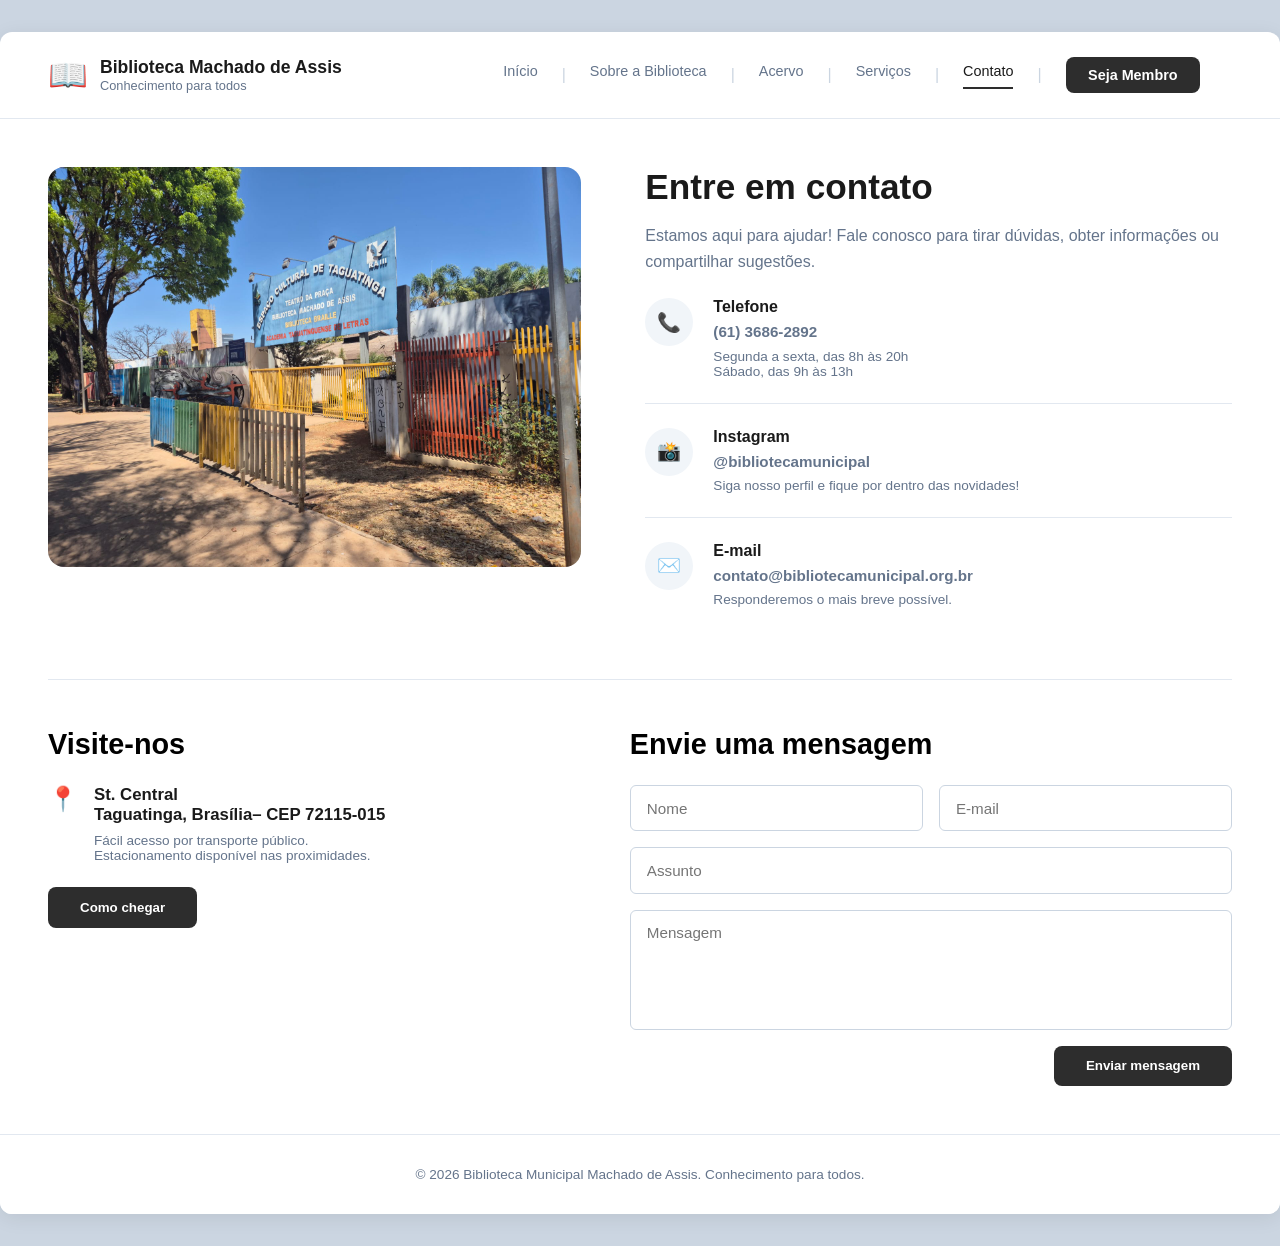
<file: contato.html>
<!DOCTYPE html>
<html lang="pt-BR">
<head>
    <meta charset="UTF-8">
    <meta name="viewport" content="width=device-width, initial-scale=1.0">
    <title>Contato - Biblioteca Municipal</title>
    <link rel="stylesheet" href="style.css">
</head>
<body>

    <div class="site-wrapper">
        <header>
            <div class="nav-container">
                <div class="logo">
                    <h1>📖</h1>
                    <div class="logo-texto">
                        <h1>Biblioteca Machado de Assis</h1>
                        <p>Conhecimento para todos</p>
                    </div>
                </div>
                <nav>
                    <ul>
                        <li><a href="index.html">Início</a></li>
                        <li><a href="sobre.html">Sobre a Biblioteca</a></li>
                        <li><a href="acervo.html">Acervo</a></li>
                        <li><a href="servicos.html">Serviços</a></li>
                        <li><a href="contato.html" class="active">Contato</a></li>
                        <li><a href="#" class="btn-membro">Seja Membro</a></li>
                    </ul>
                </nav>
            </div>
        </header>

        <main>

                <div class="grid-main">
                <div class="col-imagem">
                    <img src="WhatsApp Image 2026-07-11 at 16.40.25.jpeg" alt="WhatsApp Image 2026-07-11 at 16.40.25">
                </div>
                <div class="col-conteudo">
                    <h2>Entre em contato</h2>
                    <p>Estamos aqui para ajudar! Fale conosco para tirar dúvidas, obter informações ou compartilhar sugestões.</p>
                    
                    <div class="contato-list-grid">
                        <div class="contato-item-linha">
                            <div class="contato-icone-circulo">📞</div>
                            <div class="contato-texto-bloco">
                                <h4>Telefone</h4>
                                <p><strong>(61) 3686-2892</strong></p>
                                <span>Segunda a sexta, das 8h às 20h<br>Sábado, das 9h às 13h</span>
                            </div>
                        </div>
                        <div class="contato-item-linha">
                            <div class="contato-icone-circulo">📸</div>
                            <div class="contato-texto-bloco">
                                <h4>Instagram</h4>
                                <p><strong>@bibliotecamunicipal</strong></p>
                                <span>Siga nosso perfil e fique por dentro das novidades!</span>
                            </div>
                        </div>
                        <div class="contato-item-linha">
                            <div class="contato-icone-circulo">✉️</div>
                            <div class="contato-texto-bloco">
                                <h4>E-mail</h4>
                                <p><strong>contato@bibliotecamunicipal.org.br</strong></p>
                                <span>Responderemos o mais breve possível.</span>
                            </div>
                        </div>
                    </div>
                </div>
            </div>
            <div class="contato-inferior-grid">
                <div class="visite-nos-bloco">
                    <h2 style="font-size: 1.8rem; margin-bottom: 1.5rem;">Visite-nos</h2>
                    <div style="display: grid; grid-template-columns: auto 1fr; gap: 1rem; align-items: start; margin-bottom: 1.5rem;">
                        <span style="font-size: 1.5rem;">📍</span>
                        <div class="contato-texto-bloco">
                            <p style="color: var(--cor-texto-principal); font-size: 1.05rem;"><strong>St. Central</strong></p>
                            <p style="color: var(--cor-texto-principal); font-size: 1.05rem;"><strong>Taguatinga, Brasília– CEP 72115-015</strong></p>
                            <span style="margin-top: 0.5rem;">Fácil acesso por transporte público.<br>Estacionamento disponível nas proximidades.</span>
                        </div>
                    </div>
                    <button class="btn-preto">Como chegar</button>
                </div>

                <div class="envie-mensagem-bloco">
                    <h2 style="font-size: 1.8rem; margin-bottom: 1.5rem;">Envie uma mensagem</h2>
                    <form class="formulario-grid" onsubmit="event.preventDefault();">
                        <div class="formulario-linha-dupla">
                            <input type="text" placeholder="Nome">
                            <input type="email" placeholder="E-mail">
                        </div>
                        <input type="text" placeholder="Assunto">
                        <textarea placeholder="Mensagem"></textarea>
                        <button type="submit" class="btn-preto">Enviar mensagem</button>
                    </form>
                </div>
            </div>
        </main>

        <footer>
            <p>&copy; 2026 Biblioteca Municipal Machado de Assis. Conhecimento para todos.</p>
        </footer>
    </div>

</body>
</html>
</file>
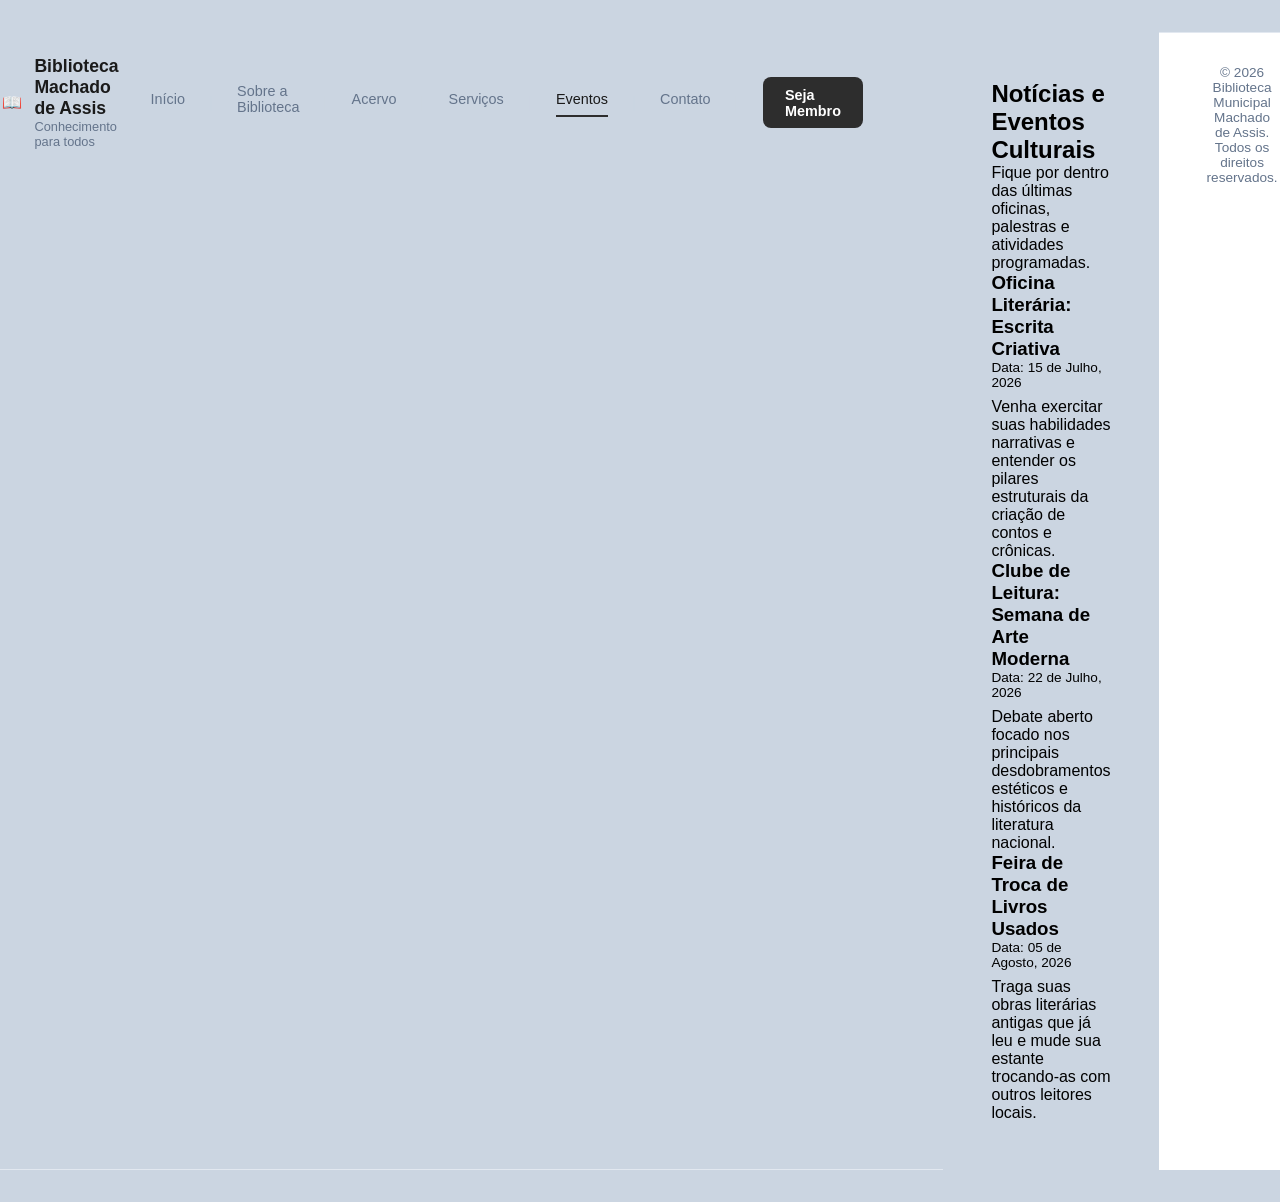
<file: eventos.html>
<!DOCTYPE html>
<html lang="pt-BR">
<head>
    <meta charset="UTF-8">
    <meta name="viewport" content="width=device-width, initial-scale=1.0">
    <title>Notícias e Eventos - Biblioteca Machado de Assis</title>
    <link rel="stylesheet" href="style.css">
</head>
<body>

    <header>
        <div class="nav-container">
            <div class="logo">
                <span class="logo-icon">📖</span>
                <div class="logo-texto">
                    <h1>Biblioteca Machado de Assis</h1>
                    <p>Conhecimento para todos</p>
                </div>
            </div>
            <nav>
                <ul>
                    <li><a href="index.html">Início</a></li>
                    <li><a href="sobre.html">Sobre a Biblioteca</a></li>
                    <li><a href="acervo.html">Acervo</a></li>
                    <li><a href="servicos.html">Serviços</a></li>
                    <li><a href="eventos.html" class="active">Eventos</a></li>
                    <li><a href="contato.html">Contato</a></li>
                    <li><a href="#" class="btn-membro">Seja Membro</a></li>
                </ul>
            </nav>
        </div>
    </header>

    <main>
        <h2 class="section-titulo">Notícias e Eventos Culturais</h2>
        <p>Fique por dentro das últimas oficinas, palestras e atividades programadas.</p>

        <div class="grid-generica">
            <article class="card-generico">
                <h3>Oficina Literária: Escrita Criativa</h3>
                <p style="color: var(--cor-texto-suave); font-size: 0.85rem; margin-bottom: 0.5rem;">Data: 15 de Julho, 2026</p>
                <p>Venha exercitar suas habilidades narrativas e entender os pilares estruturais da criação de contos e crônicas.</p>
            </article>

            <article class="card-generico">
                <h3>Clube de Leitura: Semana de Arte Moderna</h3>
                <p style="color: var(--cor-texto-suave); font-size: 0.85rem; margin-bottom: 0.5rem;">Data: 22 de Julho, 2026</p>
                <p>Debate aberto focado nos principais desdobramentos estéticos e históricos da literatura nacional.</p>
            </article>

            <article class="card-generico">
                <h3>Feira de Troca de Livros Usados</h3>
                <p style="color: var(--cor-texto-suave); font-size: 0.85rem; margin-bottom: 0.5rem;">Data: 05 de Agosto, 2026</p>
                <p>Traga suas obras literárias antigas que já leu e mude sua estante trocando-as com outros leitores locais.</p>
            </article>
        </div>
    </main>

    <footer>
        <p>&copy; 2026 Biblioteca Municipal Machado de Assis. Todos os direitos reservados.</p>
    </footer>

</body>
</html>
</file>
<file: style.css>
* {
    margin: 0;
    padding: 0;
    box-sizing: border-box;
    font-family: -apple-system, BlinkMacSystemFont, "Segoe UI", Roboto, Helvetica, Arial, sans-serif;
}

:root {
    --cor-fundo-tela: #cbd5e1; 
    --cor-fundo-site: #ffffff;
    --cor-texto-principal: #1a1a1a;
    --cor-texto-secundario: #64748b;
    --cor-borda-fina: #e2e8f0;
    --cor-linha-separadora: #e2e8f0;
    --cor-botao-preto: #2d2d2d;
    --cor-botao-hover: #111111;
}

body {
    background-color: var(--cor-fundo-tela);
    padding: 2rem 0; 
    display: flex;
    justify-content: center;
}
.site-wrapper {
    background-color: var(--cor-fundo-site);
    width: 100%;
    max-width: 1280px;
    min-height: 100vh;
    border-radius: 12px;
    box-shadow: 0 4px 20px rgba(0, 0, 0, 0.08);
    display: flex;
    flex-direction: column;
    overflow: hidden;
}
header {
    border-bottom: 1px solid var(--cor-borda-fina);
    padding: 1.5rem 3rem;
}

.nav-container {
    display: grid;
    grid-template-columns: auto 1fr auto;
    align-items: center;
    gap: 2rem;
}

.logo {
    display: grid;
    grid-template-columns: auto 1fr;
    align-items: center;
    gap: 0.75rem;
}

.logo img {
    height: 40px;
    width: auto;
}

.logo-texto h1 {
    font-size: 1.1rem;
    font-weight: 700;
    color: var(--cor-texto-principal);
    line-height: 1.2;
}

.logo-texto p {
    font-size: 0.8rem;
    color: var(--cor-texto-secundario);
}

nav {
    justify-self: end;
}

nav ul {
    display: flex;
    align-items: center;
    list-style: none;
    gap: 1.5rem;
}
nav ul li {
    display: flex;
    align-items: center;
}

nav ul li:not(:last-child)::after {
    content: "|";
    color: #cbd5e1;
    margin-left: 1.5rem;
    font-weight: 300;
}

nav ul li a {
    text-decoration: none;
    color: var(--cor-texto-secundario);
    font-size: 0.9rem;
    font-weight: 500;
    padding-bottom: 0.5rem;
    transition: color 0.2s;
    position: relative;
}

nav ul li a:hover, nav ul li a.active {
    color: var(--cor-texto-principal);
}
nav ul li a.active::after {
    content: "";
    position: absolute;
    bottom: -2px;
    left: 0;
    width: 100%;
    height: 2px;
    background-color: var(--cor-botao-preto);
}

.btn-membro {
    background-color: var(--cor-botao-preto);
    color: #ffffff !important;
    padding: 0.6rem 1.4rem;
    border-radius: 8px;
    font-weight: 600;
    text-decoration: none;
    transition: background-color 0.2s;
}

.btn-membro:hover {
    background-color: var(--cor-botao-hover);
}
main {
    flex: 1;
    padding: 3rem;
}

.grid-main {
    display: grid;
    grid-template-columns: 1fr 1.1fr; 
    gap: 4rem;
    align-items: start;
}

.col-imagem img {
    width: 100%;
    height: auto;
    border-radius: 16px;
    object-fit: cover;
}

.col-conteudo h2 {
    font-size: 2.2rem;
    font-weight: 700;
    color: var(--cor-texto-principal);
    margin-bottom: 1rem;
}

.col-conteudo p {
    color: var(--cor-texto-secundario);
    font-size: 1rem;
    line-height: 1.6;
    margin-bottom: 1.5rem;
}
.busca-grid {
    display: grid;
    grid-template-columns: 1fr auto;
    gap: 0.75rem;
    margin-bottom: 2.5rem;
    position: relative;
}

.busca-wrapper {
    position: relative;
}

.busca-wrapper input {
    width: 100%;
    padding: 0.8rem 1rem 0.8rem 2.8rem;
    border: 1px solid #cbd5e1;
    border-radius: 30px;
    font-size: 0.95rem;
    outline: none;
}

.busca-wrapper::before {
    content: "🔍";
    position: absolute;
    left: 1rem;
    top: 50%;
    transform: translateY(-50%);
    font-size: 1rem;
    color: #94a3b8;
}

.btn-preto {
    background-color: var(--cor-botao-preto);
    color: #ffffff;
    border: none;
    padding: 0.8rem 2rem;
    border-radius: 8px;
    font-weight: 600;
    cursor: pointer;
    transition: background-color 0.2s;
}

.btn-preto:hover {
    background-color: var(--cor-botao-hover);
}
.estatisticas-grid {
    display: grid;
    grid-template-columns: repeat(4, 1fr);
    gap: 1rem;
    border-top: 1px solid var(--cor-linha-separadora);
    padding-top: 2rem;
}

.estatistica-item {
    text-align: left;
    padding-left: 0.5rem;
}

.estatistica-item:not(:last-child) {
    border-right: 1px solid var(--cor-linha-separadora);
}

.estatistica-icon {
    font-size: 1.5rem;
    margin-bottom: 0.5rem;
    display: block;
}

.estatistica-numero {
    font-size: 1.6rem;
    font-weight: 700;
    color: var(--cor-texto-principal);
    display: block;
}

.estatistica-rotulo {
    font-size: 0.85rem;
    color: var(--cor-texto-secundario);
}
.contato-list-grid {
    display: grid;
    grid-template-columns: 1fr;
    gap: 1.5rem;
}

.contato-item-linha {
    display: grid;
    grid-template-columns: auto 1fr;
    gap: 1.25rem;
    align-items: start;
    border-bottom: 1px solid var(--cor-linha-separadora);
    padding-bottom: 1.5rem;
}

.contato-item-linha:last-child {
    border-bottom: none;
}

.contato-icone-circulo {
    background-color: #f1f5f9;
    width: 48px;
    height: 48px;
    border-radius: 50%;
    display: grid;
    place-items: center;
    font-size: 1.2rem;
}

.contato-texto-bloco h4 {
    font-size: 1rem;
    font-weight: 700;
    color: var(--cor-texto-principal);
    margin-bottom: 0.25rem;
}

.contato-texto-bloco p {
    margin-bottom: 0;
    font-size: 0.95rem;
}

.contato-texto-bloco span {
    font-size: 0.85rem;
    color: var(--cor-texto-secundario);
    display: block;
    margin-top: 0.25rem;
}
.contato-inferior-grid {
    display: grid;
    grid-template-columns: 1fr 1.2fr;
    gap: 5rem;
    border-top: 1px solid var(--cor-linha-separadora);
    margin-top: 3rem;
    padding-top: 3rem;
}
.formulario-grid {
    display: grid;
    grid-template-columns: 1fr;
    gap: 1rem;
}

.formulario-linha-dupla {
    display: grid;
    grid-template-columns: 1fr 1fr;
    gap: 1rem;
}

.formulario-grid input, .formulario-grid textarea {
    width: 100%;
    padding: 0.85rem 1rem;
    border: 1px solid #cbd5e1;
    border-radius: 6px;
    background-color: #ffffff;
    font-size: 0.95rem;
    outline: none;
}

.formulario-grid textarea {
    min-height: 120px;
    resize: none;
}

.formulario-grid .btn-preto {
    justify-self: end;
}
.cards-grid-3 {
    display: grid;
    grid-template-columns: repeat(auto-fit, minmax(300px, 1fr));
    gap: 2rem;
}

.card-item {
    background: #ffffff;
    border: 1px solid var(--cor-borda-fina);
    padding: 2rem;
    border-radius: 12px;
}
.tabela-wrapper {
    overflow-x: auto;
}
.tabela-estilizada {
    width: 100%;
    border-collapse: collapse;
    margin-top: 1rem;
}
.tabela-estilizada th, .tabela-estilizada td {
    padding: 1rem;
    text-align: left;
    border-bottom: 1px solid var(--cor-borda-fina);
}
.tabela-estilizada th {
    background-color: #f8fafc;
    color: var(--cor-texto-principal);
}
footer {
    border-top: 1px solid var(--cor-borda-fina);
    padding: 2rem 3rem;
    text-align: center;
    font-size: 0.85rem;
    color: var(--cor-texto-secundario);
    background-color: #ffffff;
}
@media (max-width: 968px) {
    .nav-container {
        grid-template-columns: 1fr;
        justify-items: center;
        gap: 1.5rem;
    }
    nav {
        justify-self: center;
    }
    .grid-main, .contato-inferior-grid {
        grid-template-columns: 1fr;
        gap: 2.5rem;
    }
    .estatisticas-grid {
        grid-template-columns: 1fr 1fr;
        gap: 2rem 1rem;
    }
    .estatistica-item:nth-child(2n) {
        border-right: none;
    }
}.col-conteudo {
    display: flex;
    flex-direction: column;
    justify-content: center;
}
.col-conteudo .estatisticas-grid {
    display: grid;
    grid-template-columns: repeat(3, 1fr);
    gap: 1.5rem;
    border-top: 1px solid var(--cor-linha-separadora);
    padding-top: 2rem;
    margin-top: 1.5rem;
}
.col-conteudo .estatistica-item {
    border-right: none !important;
    padding-left: 0;
}
.col-conteudo .estatistica-numero {
    font-size: 1.1rem !important;
    font-weight: 700;
    color: var(--cor-texto-principal);
    margin-top: 0.25rem;
    margin-bottom: 0.25rem;
    letter-spacing: -0.01em;
}
.col-conteudo .estatistica-rotulo {
    font-size: 0.85rem;
    color: var(--cor-texto-secundario);
    line-height: 1.4;
}
.col-conteudo .estatistica-icon {
    font-size: 1.4rem;
    margin-bottom: 0.2rem;
}
.col-conteudo .btn-preto {
    align-self: flex-start; 
    margin-top: 1rem;
    padding: 0.75rem 1.8rem;
    font-size: 0.9rem;
    border-radius: 6px;
    font-weight: 600;
    text-align: center;
}
</file>
